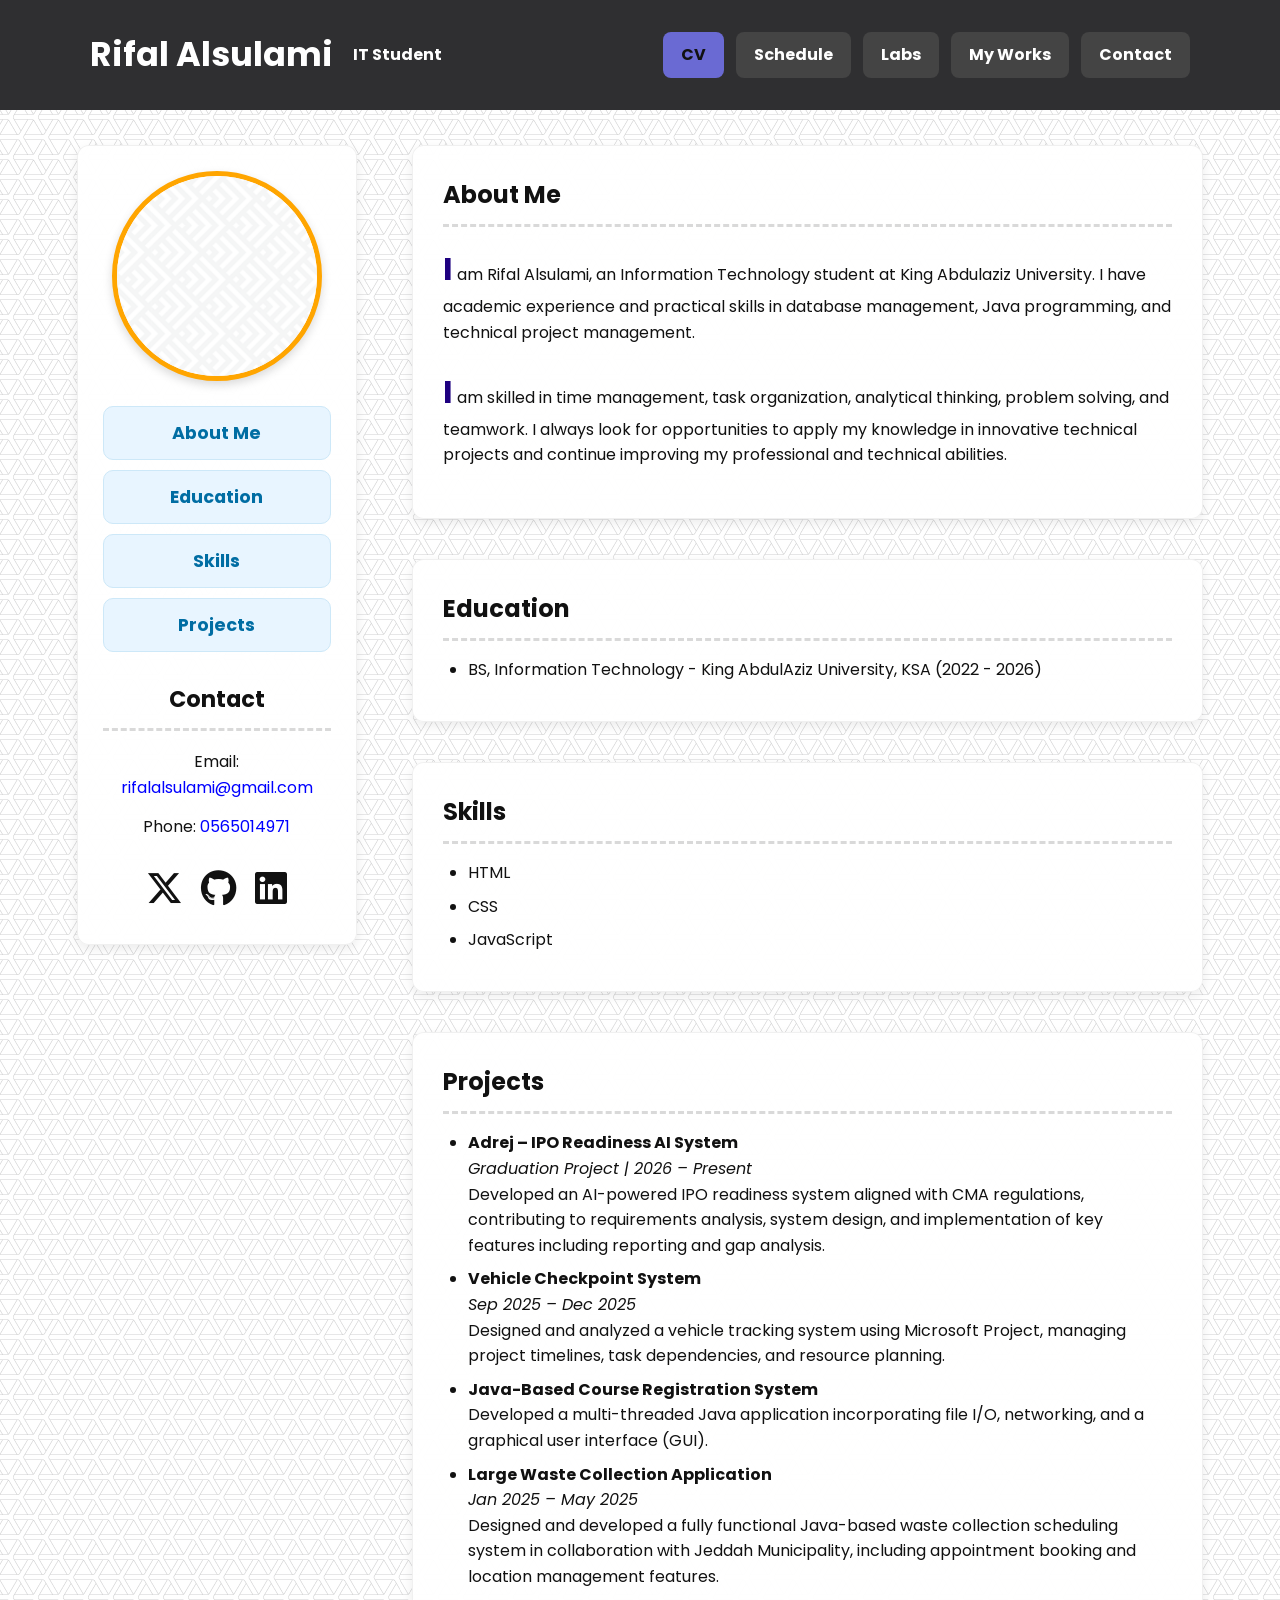
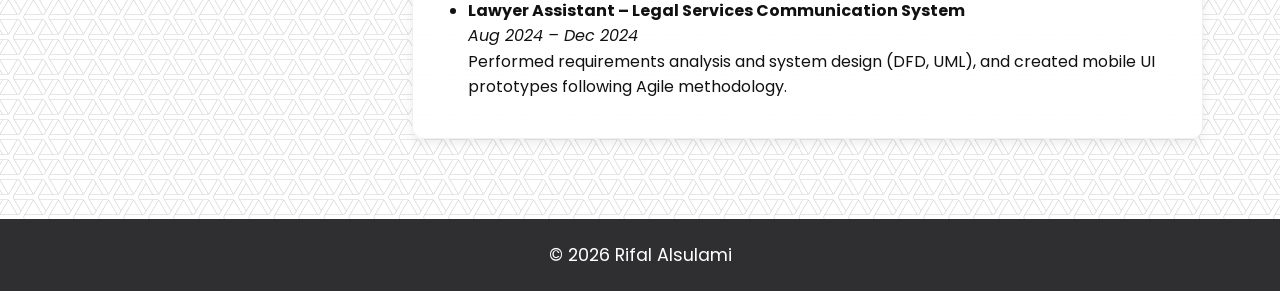
<file: index.html>
<!DOCTYPE html>
<html lang="en">
<head>
  <meta charset="UTF-8" />
  <meta name="viewport" content="width=device-width, initial-scale=1.0" />
  <title>Rifal Alsulami | CV</title>
  <link rel="stylesheet" href="style.css" />
  <link href="https://fonts.googleapis.com/css2?family=Poppins:wght@300;400;500;600&display=swap" rel="stylesheet">
  <link
    rel="stylesheet"
    href="https://cdnjs.cloudflare.com/ajax/libs/font-awesome/6.5.2/css/all.min.css"
  />
</head>
<body>

  <header class="top-header">
    <div class="header-left">
      <h1 class="site-name">Rifal Alsulami</h1>
      <span class="site-title">IT Student</span>
    </div>

     <nav class="top-nav">
      <a href="index.html" class="active">CV</a>
      <a href="schedule.html">Schedule</a>
      <a href="labs.html">Labs</a>
      <a href="myworks.html">My Works</a>
      <a href="contact.html">Contact</a>
    </nav>
  </header>

  <main class="home-layout">

    <aside class="sidebar">
      <img src="images/profile.PNG" alt="Rifal Alsulami" class="profile-image" />

      <div class="side-links">
        <a href="#about">About Me</a>
        <a href="#education">Education</a>
        <a href="#skills">Skills</a>
        <a href="#projects">Projects</a>

      </div>

      <section class="contact-box">
        <h2>Contact</h2>
        <p>Email: <a href="mailto:rifalalsulami@gmail.com">rifalalsulami@gmail.com</a></p>
        <p>Phone: <a href="tel:0565014971">0565014971</a></p>

        <div class="social-icons">
          <a href="https://x.com/reefal_15" target="_blank">
            <i class="fa-brands fa-x-twitter"></i>
          </a>

          <a href="https://github.com/RifalAlsulami" target="_blank">
            <i class="fa-brands fa-github"></i>
          </a>

          <a href="https://www.linkedin.com/in/rifal-alsulami-7318013b5" target="_blank">
            <i class="fa-brands fa-linkedin"></i>
          </a>
        </div>
      </section>
    </aside>

    <section class="content-area">

      <section id="about" class="content-section">
        <h2>About Me</h2>
        <p>
          I am Rifal Alsulami, an Information Technology student at King Abdulaziz University.
          I have academic experience and practical skills in database management, Java programming,
          and technical project management.
        </p>

        <p>
          I am skilled in time management, task organization, analytical thinking, problem solving,
          and teamwork. I always look for opportunities to apply my knowledge in innovative technical projects
          and continue improving my professional and technical abilities.
        </p>
      </section>

      <section id="education" class="content-section">
        <h2>Education</h2>
        <ul>
          <li>BS, Information Technology - King AbdulAziz University, KSA (2022 - 2026)</li>
        </ul>
      </section>

      <section id="skills" class="content-section">
        <h2>Skills</h2>
        <ul>
          <li>HTML</li>
          <li>CSS</li>
          <li>JavaScript</li>
        </ul>
      </section>

      <section id="projects" class="content-section">
  <h2>Projects</h2>

  <ul>
    <li>
      <strong>Adrej – IPO Readiness AI System</strong> <br>
      <em>Graduation Project | 2026 – Present</em><br>
      Developed an AI-powered IPO readiness system aligned with CMA regulations, contributing to requirements analysis, system design, and implementation of key features including reporting and gap analysis.
    </li>

    <li>
      <strong>Vehicle Checkpoint System</strong> <br>
      <em>Sep 2025 – Dec 2025</em><br>
      Designed and analyzed a vehicle tracking system using Microsoft Project, managing project timelines, task dependencies, and resource planning.
    </li>

    <li>
      <strong>Java-Based Course Registration System</strong> <br>
      Developed a multi-threaded Java application incorporating file I/O, networking, and a graphical user interface (GUI).
    </li>

    <li>
      <strong>Large Waste Collection Application</strong> <br>
      <em>Jan 2025 – May 2025</em><br>
      Designed and developed a fully functional Java-based waste collection scheduling system in collaboration with Jeddah Municipality, including appointment booking and location management features.
    </li>

    <li>
      <strong>Lawyer Assistant – Legal Services Communication System</strong> <br>
      <em>Aug 2024 – Dec 2024</em><br>
      Performed requirements analysis and system design (DFD, UML), and created mobile UI prototypes following Agile methodology.
    </li>
  </ul>
</section>

    </section>
  </main>

  <footer class="page-footer">
    <p>&copy; 2026 Rifal Alsulami</p>
  </footer>

</body>
</html>
</file>
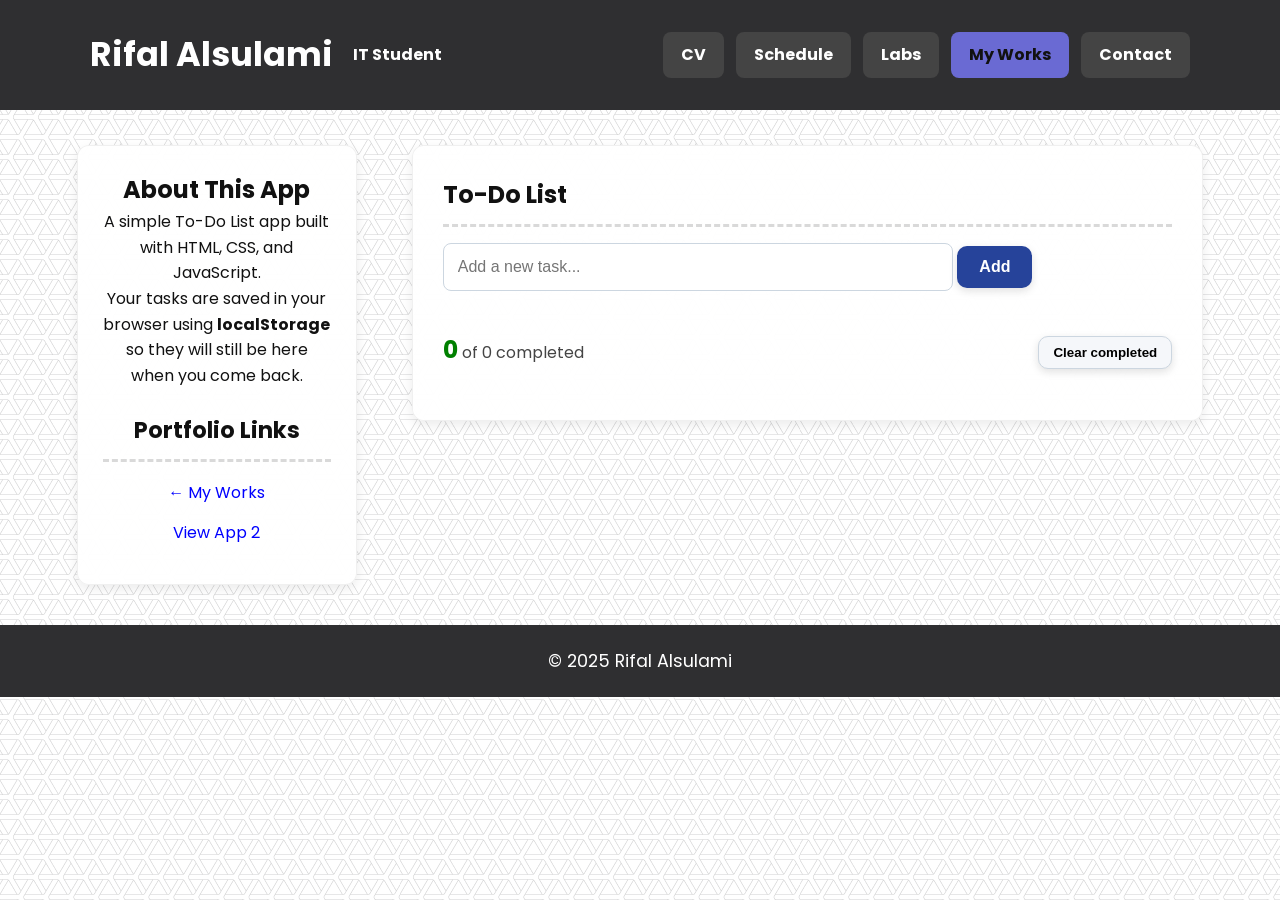
<file: app1.html>
<!DOCTYPE html>
<html lang="en">
<head>
  <meta charset="UTF-8" />
  <meta name="viewport" content="width=device-width, initial-scale=1.0"/>
  <title>To-Do List App</title>
  <link rel="stylesheet" href="style.css" />
  <link href="https://fonts.googleapis.com/css2?family=Poppins:wght@300;400;500;600&display=swap" rel="stylesheet">
</head>
<body>

<header class="top-header">
  <div class="header-left">
    <h1 class="site-name">Rifal Alsulami</h1>
    <span class="site-title">IT Student</span>
  </div>

  <nav class="top-nav">
    <a href="index.html">CV</a>
    <a href="schedule.html">Schedule</a>
    <a href="labs.html">Labs</a>
    <a href="myworks.html" class="active">My Works</a>
    <a href="contact.html">Contact</a>
  </nav>
</header>

<main class="home-layout">

  <aside class="sidebar">
    <h2>About This App</h2>
    <p>
      A simple To-Do List app built with HTML, CSS, and JavaScript.
    </p>

    <p>
      Your tasks are saved in your browser using <strong>localStorage</strong>
      so they will still be here when you come back.
    </p>

    <section class="contact-box">
      <h2>Portfolio Links</h2>
      <p><a href="myworks.html">← My Works</a></p>
      <p><a href="app2.html">View App 2</a></p>
    </section>
  </aside>

  <section class="content-area">
    <section class="content-section">
      <h2>To-Do List</h2>

      <input type="text" id="taskInput" placeholder="Add a new task..." />
      <button class="button" onclick="addTask()">Add</button>

      <ul id="taskList"></ul>

      <div class="task-footer">
        <p id="counter">0 of 0 completed</p>
        <button class="clear-btn" onclick="clearCompleted()">Clear completed</button>
      </div>
    </section>
  </section>

</main>

<footer class="page-footer">
  <p>&copy; 2025 Rifal Alsulami</p>
</footer>

<script>
let tasks = [];

window.onload = function(){
  const saved = localStorage.getItem("tasks");

  if(saved){
    tasks = JSON.parse(saved);
    renderTasks();
  }
};

function addTask(){
  const input = document.getElementById("taskInput");
  const text = input.value.trim();

  if(text === ""){
    alert("Please enter a task!");
    return;
  }

  tasks.push({
    text: text,
    done: false
  });

  input.value = "";

  saveTasks();
  renderTasks();
}

function renderTasks(){
  const list = document.getElementById("taskList");
  list.innerHTML = "";

  tasks.forEach((task, index) => {
    const li = document.createElement("li");

    if(task.done){
      li.classList.add("done");
    }

    const checkbox = document.createElement("input");
    checkbox.type = "checkbox";
    checkbox.checked = task.done;

    checkbox.onchange = function(){
      tasks[index].done = checkbox.checked;
      saveTasks();
      updateCount();
    };

    const span = document.createElement("span");
    span.textContent = task.text;

    const btn = document.createElement("button");
    btn.textContent = "×";

    btn.onclick = function(){
      tasks.splice(index, 1);
      saveTasks();
      renderTasks();
    };

    li.appendChild(checkbox);
    li.appendChild(span);
    li.appendChild(btn);

    list.appendChild(li);
  });

  updateCount();
}

function updateCount(){
  const total = tasks.length;
  const done = tasks.filter(t => t.done).length;

  document.getElementById("counter").textContent =
    done + " of " + total + " completed";
}

function clearCompleted(){
  tasks = tasks.filter(t => !t.done);
  saveTasks();
  renderTasks();
}

function saveTasks(){
  localStorage.setItem("tasks", JSON.stringify(tasks));
}
</script>

</body>
</html>
</file>
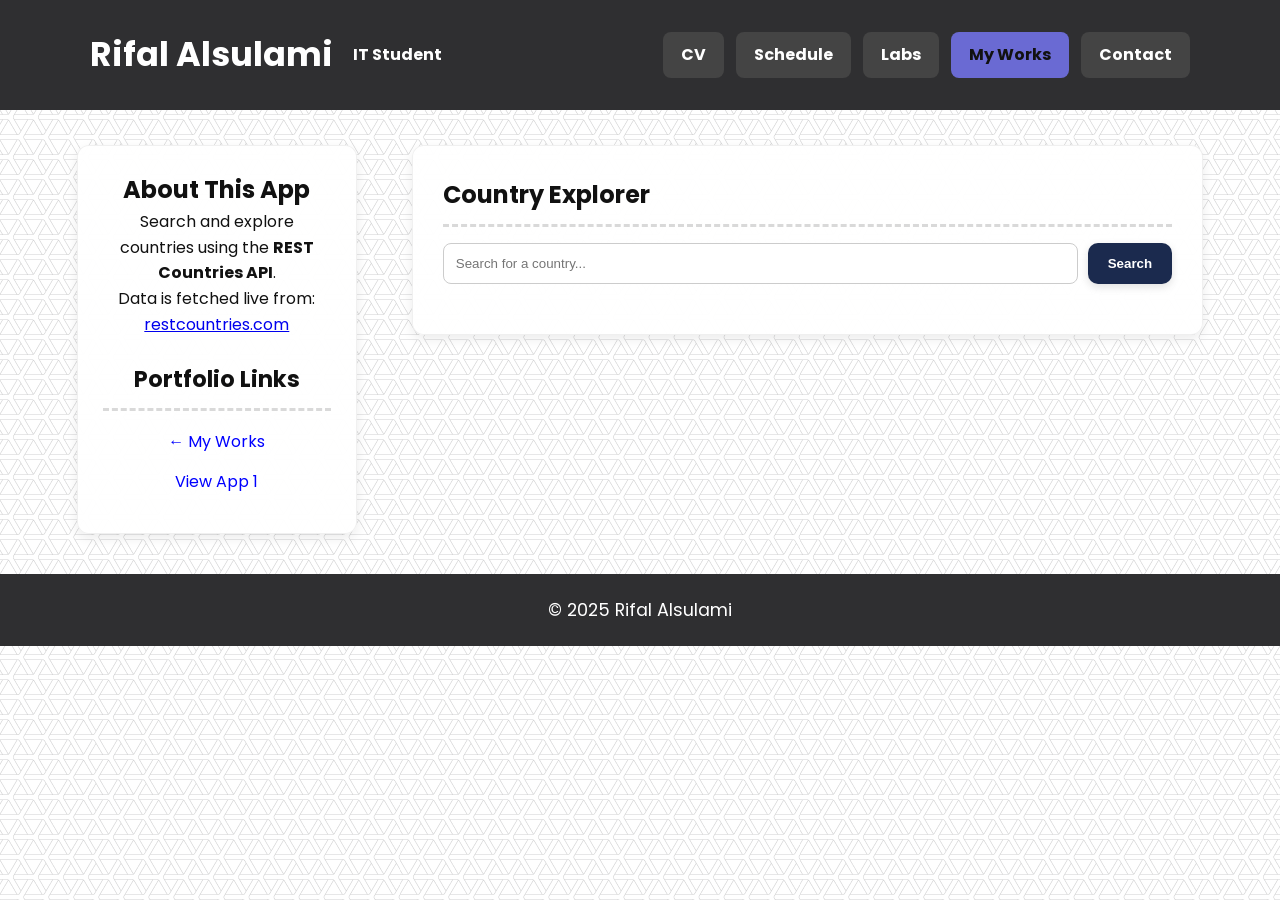
<file: app2.html>
<!DOCTYPE html>
<html lang="en">
<head>
  <meta charset="UTF-8" />
  <meta name="viewport" content="width=device-width, initial-scale=1.0" />
  <title>App 2 - Country Explorer</title>
  <link rel="stylesheet" href="style.css" />
  <link href="https://fonts.googleapis.com/css2?family=Poppins:wght@300;400;500;600&display=swap" rel="stylesheet">
</head>
<body>

<header class="top-header">
  <div class="header-left">
    <h1 class="site-name">Rifal Alsulami</h1>
    <span class="site-title">IT Student</span>
  </div>

  <nav class="top-nav">
    <a href="index.html">CV</a>
    <a href="schedule.html">Schedule</a>
    <a href="labs.html">Labs</a>
    <a href="myworks.html" class="active">My Works</a>
    <a href="contact.html">Contact</a>
  </nav>
</header>

<main class="home-layout">

  <aside class="sidebar">
    <h2>About This App</h2>
    <p>
      Search and explore countries using the <strong>REST Countries API</strong>.
    </p>

    <p>
      Data is fetched live from:
      <br>
      <a href="https://restcountries.com/" target="_blank">restcountries.com</a>
    </p>

    <section class="contact-box">
      <h2>Portfolio Links</h2>
      <p><a href="myworks.html">← My Works</a></p>
      <p><a href="app1.html">View App 1</a></p>
    </section>
  </aside>

  <section class="content-area">
    <section class="content-section">
      <h2>Country Explorer</h2>

      <div class="search-box">
        <input type="text" id="countryInput" placeholder="Search for a country..." />
        <button onclick="searchCountry()">Search</button>
      </div>

      <p id="message"></p>
      <div id="countriesContainer" class="countries-grid"></div>
    </section>
  </section>

</main>

<footer class="page-footer">
  <p>&copy; 2025 Rifal Alsulami</p>
</footer>

<script>
async function searchCountry() {
  const input = document.getElementById("countryInput");
  const countryName = input.value.trim();
  const message = document.getElementById("message");
  const container = document.getElementById("countriesContainer");

  container.innerHTML = "";

  if (countryName === "") {
    message.textContent = "Please enter a country name.";
    return;
  }

  message.textContent = "Loading...";

  try {
    const response = await fetch("https://restcountries.com/v3.1/name/" + countryName);

    if (!response.ok) {
      throw new Error("Country not found");
    }

    const countries = await response.json();
    message.textContent = countries.length + " result(s) found";

    countries.forEach(function(country) {
      const card = document.createElement("div");
      card.className = "country-card";

      card.innerHTML = `
        <img src="${country.flags.png}" alt="${country.name.common} flag">
        <h3>${country.name.common}</h3>

        <div class="country-info">
          🏛️ ${country.capital ? country.capital[0] : "N/A"} <br>
          🌍 ${country.region} <br>
          👥 ${country.population.toLocaleString()} <br>
          🗣️ ${country.languages ? Object.values(country.languages).join(", ") : "N/A"}
        </div>
      `;

      container.appendChild(card);
    });

  } catch (error) {
    message.textContent = "No country found. Try another name.";
  }
}

document.getElementById("countryInput").addEventListener("keydown", function(event) {
  if (event.key === "Enter") {
    searchCountry();
  }
});
</script>

</body>
</html>
</file>
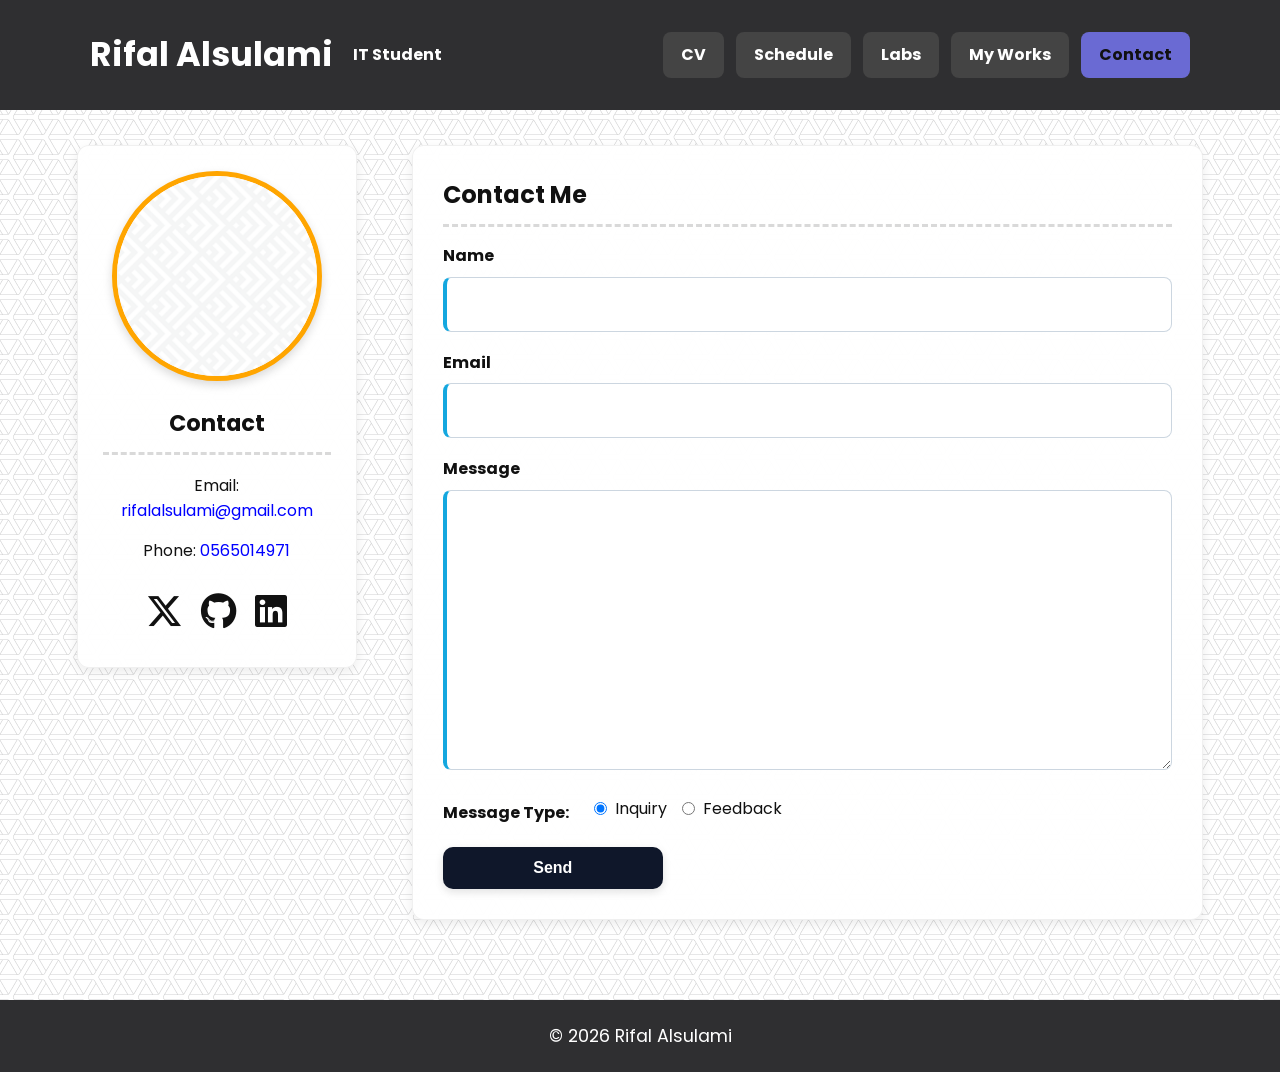
<file: contact.html>
<!DOCTYPE html>
<html lang="en">
<head>
  <meta charset="UTF-8" />
  <meta name="viewport" content="width=device-width, initial-scale=1.0" />
  <title>Rifal Alsulami | Contact</title>
  <link rel="stylesheet" href="style.css" />
  <link
    rel="stylesheet"
    href="https://cdnjs.cloudflare.com/ajax/libs/font-awesome/6.5.2/css/all.min.css"
  />
  <link href="https://fonts.googleapis.com/css2?family=Poppins:wght@300;400;500;600&display=swap" rel="stylesheet">
</head>
<body>

  <header class="top-header">
    <div class="header-left">
      <h1 class="site-name">Rifal Alsulami</h1>
      <span class="site-title">IT Student</span>
    </div>

    <nav class="top-nav">
      <a href="index.html">CV</a>
      <a href="schedule.html">Schedule</a>
      <a href="labs.html">Labs</a>
      <a href="myworks.html">My Works</a>
      <a href="contact.html" class="active">Contact</a>
    </nav>
  </header>

  <main class="home-layout">

    <!-- SIDEBAR -->
    <aside class="sidebar">
      <img src="images/profile.png" alt="Rifal Alsulami" class="profile-image" />

      <section class="contact-box">
        <h2>Contact</h2>

        <p>
          Email:
          <a href="mailto:rifalalsulami@gmail.com">
            rifalalsulami@gmail.com
          </a>
        </p>

        <p>
          Phone:
          <a href="tel:0565014971">
            0565014971
          </a>
        </p>

        <div class="social-icons">
          <a href="https://x.com/reefal_15" target="_blank">
            <i class="fa-brands fa-x-twitter"></i>
          </a>

          <a href="https://github.com/RifalAlsulami" target="_blank">
             <i class="fa-brands fa-github"></i>
          </a>


          <a href="https://www.linkedin.com/in/rifal-alsulami-7318013b5" target="_blank">
            <i class="fa-brands fa-linkedin"></i>
          </a>
        </div>
      </section>
    </aside>

    <!-- CONTENT -->
    <section class="content-area">
      <section class="content-section">
        <h2>Contact Me</h2>

        <!-- FIXED FORM -->
        <form class="contact-form" action="success.html" method="GET">

          <div>
            <label for="name">Name</label>
            <input type="text" id="name" name="name" required />
          </div>

          <div>
            <label for="email">Email</label>
            <input type="email" id="email" name="email" required />
          </div>

          <div>
            <label for="message">Message</label>
            <textarea id="message" name="message" rows="10" required></textarea>
          </div>

          <div class="radio-group">
            <span class="radio-title">Message Type:</span>

            <label>
              <input type="radio" name="type" value="Inquiry" checked />
              Inquiry
            </label>

            <label>
              <input type="radio" name="type" value="Feedback" />
              Feedback
            </label>
          </div>

          <button type="submit" class="button">Send</button>
        </form>

      </section>
    </section>

  </main>

  <footer class="page-footer">
    <p>&copy; 2026 Rifal Alsulami</p>
  </footer>

</body>
</html>
</file>
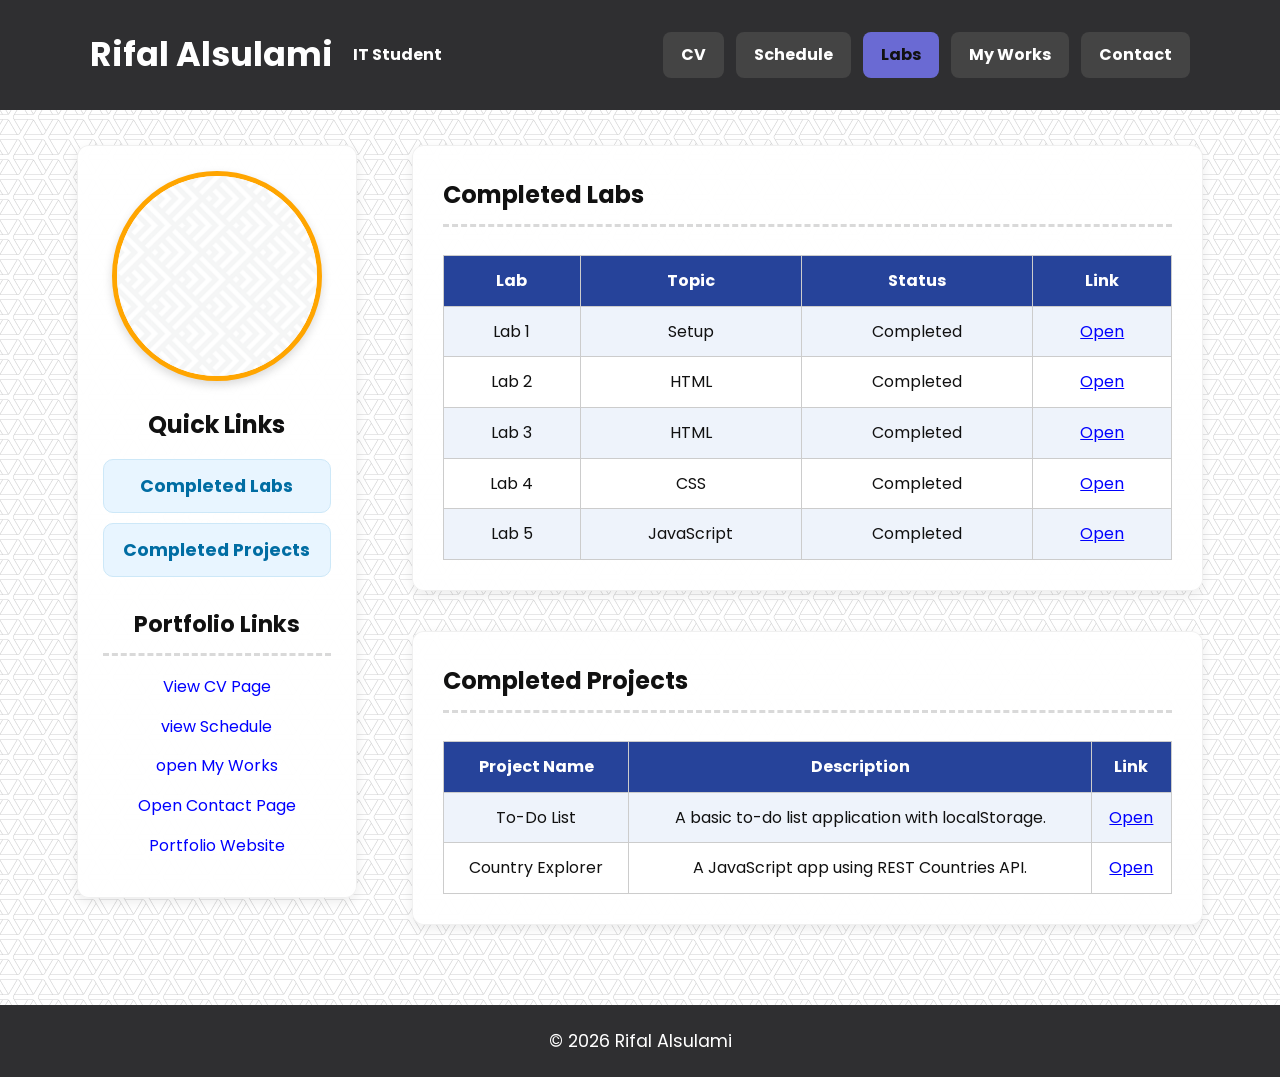
<file: labs.html>
<!DOCTYPE html>
<html lang="en">
<head>
  <meta charset="UTF-8" />
  <meta name="viewport" content="width=device-width, initial-scale=1.0" />
  <title>Rifal Alsulami | Labs</title>
  <link rel="stylesheet" href="style.css" />
  <link href="https://fonts.googleapis.com/css2?family=Poppins:wght@300;400;500;600&display=swap" rel="stylesheet">
</head>
<body>

<header class="top-header">
  <div class="header-left">
    <h1 class="site-name">Rifal Alsulami</h1>
    <span class="site-title">IT Student</span>
  </div>

  <nav class="top-nav">
    <a href="index.html">CV</a>
    <a href="schedule.html">Schedule</a>
    <a href="labs.html" class="active">Labs</a>
    <a href="myworks.html">My Works</a>
    <a href="contact.html">Contact</a>
  </nav>
</header>

<main class="home-layout">

  <aside class="sidebar">
    <img src="images/profile.PNG" alt="Rifal Alsulami" class="profile-image" />

    <h2>Quick Links</h2>

    <div class="side-links">
      <a href="#completed-labs">Completed Labs</a>
      <a href="#completed-projects">Completed Projects</a>
    </div>

    <section class="contact-box">
      <h2>Portfolio Links</h2>
      <p><a href="index.html">View CV Page</a></p>
      <p><a href="Schedule.html">view Schedule</a></p>
      <p><a href="myworks.html">open My Works</a></p>
      <p><a href="contact.html">Open Contact Page</a></p>
      <p><a href="https://rifalalsulami.github.io/" target="_blank">Portfolio Website</a></p>
    </section>
  </aside>

  <section class="content-area">

    <section id="completed-labs" class="content-section">
      <h2>Completed Labs</h2>

      <div class="table-wrapper">
        <table>
          <tr>
            <th>Lab</th>
            <th>Topic</th>
            <th>Status</th>
            <th>Link</th>
          </tr>

          <tr>
            <td>Lab 1</td>
            <td>Setup</td>
            <td>Completed</td>
            <td><a href="https://rifalalsulami.github.io/CPIT405_Lab1/" target="_blank">Open</a></td>
          </tr>

          <tr>
            <td>Lab 2</td>
            <td>HTML</td>
            <td>Completed</td>
            <td><a href="https://rifalalsulami.github.io/CPIT405_Lab2/" target="_blank">Open</a></td>
          </tr>

          <tr>
            <td>Lab 3</td>
            <td>HTML</td>
            <td>Completed</td>
            <td><a href="https://rifalalsulami.github.io/CPIT405_Lab3/" target="_blank">Open</a></td>
          </tr>

          <tr>
            <td>Lab 4</td>
            <td>CSS</td>
            <td>Completed</td>
            <td><a href="https://rifalalsulami.github.io/CPIT405_Lab4/" target="_blank">Open</a></td>
          </tr>

          <tr>
            <td>Lab 5</td>
            <td>JavaScript</td>
            <td>Completed</td>
            <td><a href="https://rifalalsulami.github.io/CPIT405_Lab5/" target="_blank">Open</a></td>
          </tr>
        </table>
      </div>
    </section>

    <section id="completed-projects" class="content-section">
      <h2>Completed Projects</h2>

      <div class="table-wrapper">
        <table>
          <tr>
            <th>Project Name</th>
            <th>Description</th>
            <th>Link</th>
          </tr>

          <tr>
            <td>To-Do List</td>
            <td>A basic to-do list application with localStorage.</td>
            <td><a href="app1.html">Open</a></td>
          </tr>

          <tr>
            <td>Country Explorer</td>
            <td>A JavaScript app using REST Countries API.</td>
            <td><a href="app2.html">Open</a></td>
          </tr>
        </table>
      </div>
    </section>

  </section>

</main>

<footer class="page-footer">
  <p>&copy; 2026 Rifal Alsulami</p>
</footer>

</body>
</html>
</file>
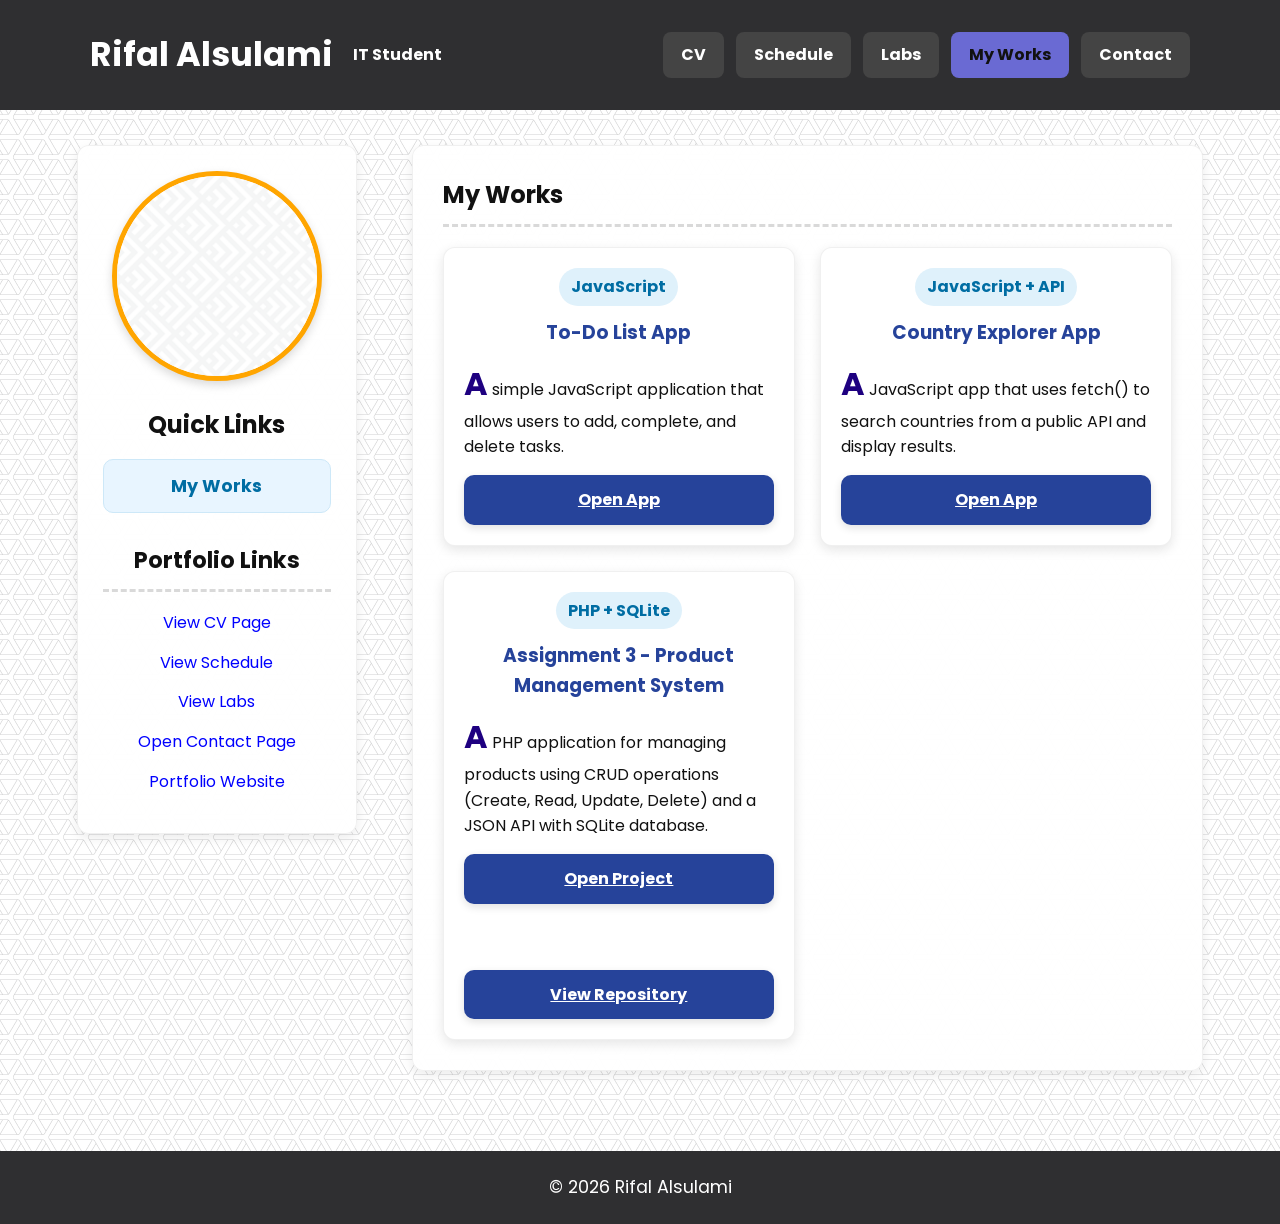
<file: myworks.html>
<!DOCTYPE html>
<html lang="en">
<head>
  <meta charset="UTF-8" />
  <meta name="viewport" content="width=device-width, initial-scale=1.0" />
  <title>Rifal Alsulami | My Works</title>
  <link rel="stylesheet" href="style.css" />
  <link href="https://fonts.googleapis.com/css2?family=Poppins:wght@300;400;500;600&display=swap" rel="stylesheet">
</head>
<body>

  <header class="top-header">
    <div class="header-left">
      <h1 class="site-name">Rifal Alsulami</h1>
      <span class="site-title">IT Student</span>
    </div>

    <nav class="top-nav">
      <a href="index.html">CV</a>
      <a href="schedule.html">Schedule</a>
      <a href="labs.html">Labs</a>
      <a href="myworks.html" class="active">My Works</a>
      <a href="contact.html">Contact</a>
    </nav>
  </header>

  <main class="home-layout">

    <aside class="sidebar">
      <img src="images/profile.PNG" alt="Rifal Alsulami" class="profile-image" />

      <h2>Quick Links</h2>
      <div class="side-links">
        <a href="myworks.html">My Works</a>
      </div>

      <section class="contact-box">
        <h2>Portfolio Links</h2>
        <p><a href="index.html">View CV Page</a></p>
        <p><a href="schedule.html">View Schedule</a></p>
        <p><a href="labs.html">View Labs</a></p>
        <p><a href="contact.html">Open Contact Page</a></p>
        <p><a href="https://rifalalsulami.github.io/" target="_blank">Portfolio Website</a></p>
      </section>
    </aside>

    <section class="content-area">
      <section class="content-section">
        <h2>My Works</h2>

        <div class="works-grid">

          <div class="work-card">
            <span class="tag">JavaScript</span>
            <h3>To-Do List App</h3>
            <p>
              A simple JavaScript application that allows users to add, complete,
              and delete tasks.
            </p>
            <a href="app1.html" class="button">Open App</a>
          </div>

          <div class="work-card">
            <span class="tag">JavaScript + API</span>
            <h3>Country Explorer App</h3>
            <p>
              A JavaScript app that uses fetch() to search countries from a
              public API and display results.
            </p>
            <a href="app2.html" class="button">Open App</a>
          </div>

          <!-- Assignment 3 -->

          <div class="work-card">
            <span class="tag">PHP + SQLite</span>

            <h3>Assignment 3 - Product Management System</h3>

            <p>
              A PHP application for managing products using CRUD operations
              (Create, Read, Update, Delete) and a JSON API with SQLite database.
            </p>

            <a href="https://cpit405project.great-site.net"
               target="_blank"
               class="button">
               Open Project
            </a>

            <br><br>

            <a href="https://github.com/rifalalsulami/CPIT405_assignment_3"
               target="_blank"
               class="button">
               View Repository
            </a>

          </div>

        </div>

      </section>
    </section>

  </main>

  <footer class="page-footer">
    <p>&copy; 2026 Rifal Alsulami</p>
  </footer>

</body>
</html>
</file>
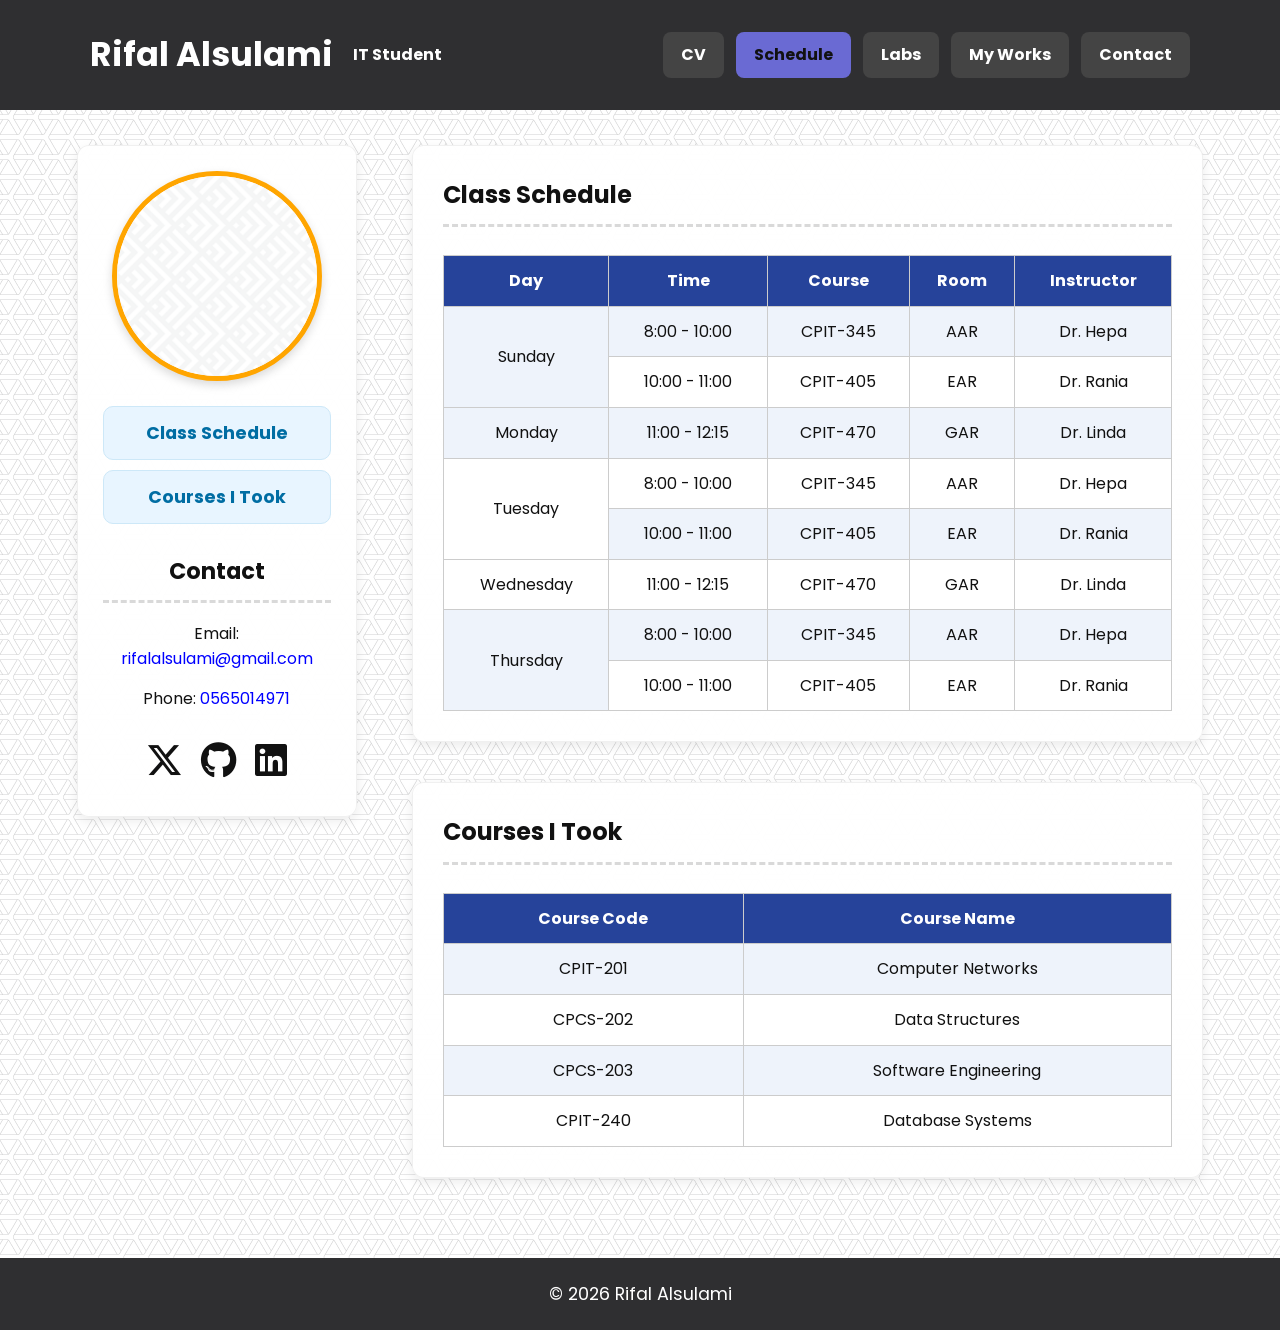
<file: schedule.html>
<!DOCTYPE html>
<html lang="en">
<head>
  <meta charset="UTF-8" />
  <meta name="viewport" content="width=device-width, initial-scale=1.0" />
  <title>Rifal Alsulami | Schedule</title>
  <link rel="stylesheet" href="style.css" />
  <link
    rel="stylesheet"
    href="https://cdnjs.cloudflare.com/ajax/libs/font-awesome/6.5.2/css/all.min.css"
  />
  <link href="https://fonts.googleapis.com/css2?family=Poppins:wght@300;400;500;600&display=swap" rel="stylesheet">
</head>
<body>

  <header class="top-header">
    <div class="header-left">
      <h1 class="site-name">Rifal Alsulami</h1>
      <span class="site-title">IT Student</span>
    </div>

     <nav class="top-nav">
      <a href="index.html">CV</a>
      <a href="schedule.html" class="active">Schedule</a>
      <a href="labs.html">Labs</a>
      <a href="myworks.html">My Works</a>
      <a href="contact.html">Contact</a>
    </nav>
  </header>

  <main class="home-layout">

    <aside class="sidebar">
      <img src="images/profile.png" alt="Rifal Alsulami" class="profile-image" />

    <div class="side-links">
  <a href="#schedule">Class Schedule</a>
  <a href="#courses">Courses I Took</a>
    </div>


      <section class="contact-box">
        <h2>Contact</h2>
        <p>Email: <a href="mailto:rifalalsulami@gmail.com">rifalalsulami@gmail.com</a></p>
        <p>Phone: <a href="tel:0565014971">0565014971</a></p>

        <div class="social-icons">
          <a href="https://x.com/reefal_15" target="_blank">
            <i class="fa-brands fa-x-twitter"></i>
          </a>

          <a href="https://github.com/RifalAlsulami" target="_blank">
            <i class="fa-brands fa-github"></i>
          </a>
          <a href="https://www.linkedin.com/in/rifal-alsulami-7318013b5" target="_blank">
            <i class="fa-brands fa-linkedin"></i>
          </a>
        </div>
      </section>
    </aside>

    <section class="content-area">

      <section class="content-section">
       <h2 id="schedule">Class Schedule</h2>
        <div class="table-wrapper">
          <table>
            <tr>
              <th>Day</th>
              <th>Time</th>
              <th>Course</th>
              <th>Room</th>
              <th>Instructor</th>
            </tr>

            <tr>
              <td rowspan="2">Sunday</td>
              <td>8:00 - 10:00</td>
              <td>CPIT-345</td>
              <td>AAR</td>
              <td>Dr. Hepa</td>
            </tr>
            <tr>
              <td>10:00 - 11:00</td>
              <td>CPIT-405</td>
              <td>EAR</td>
              <td>Dr. Rania</td>
            </tr>

            <tr>
              <td>Monday</td>
              <td>11:00 - 12:15</td>
              <td>CPIT-470</td>
              <td>GAR</td>
              <td>Dr. Linda</td>
            </tr>

            <tr>
              <td rowspan="2">Tuesday</td>
              <td>8:00 - 10:00</td>
              <td>CPIT-345</td>
              <td>AAR</td>
              <td>Dr. Hepa</td>
            </tr>
            <tr>
              <td>10:00 - 11:00</td>
              <td>CPIT-405</td>
              <td>EAR</td>
              <td>Dr. Rania</td>
            </tr>

            <tr>
              <td>Wednesday</td>
              <td>11:00 - 12:15</td>
              <td>CPIT-470</td>
              <td>GAR</td>
              <td>Dr. Linda</td>
            </tr>

            <tr>
              <td rowspan="2">Thursday</td>
              <td>8:00 - 10:00</td>
              <td>CPIT-345</td>
              <td>AAR</td>
              <td>Dr. Hepa</td>
            </tr>
            <tr>
              <td>10:00 - 11:00</td>
              <td>CPIT-405</td>
              <td>EAR</td>
              <td>Dr. Rania</td>
            </tr>
          </table>
        </div>
      </section>

      <section class="content-section">
        <h2 id="courses">Courses I Took</h2>
<div class="table-wrapper">

<table>

<tr>
<th>Course Code</th>
<th>Course Name</th>
</tr>

<tr>
<td>CPIT-201</td>
<td>Computer Networks</td>
</tr>

<tr>
<td>CPCS-202</td>
<td>Data Structures</td>
</tr>

<tr>
<td>CPCS-203</td>
<td>Software Engineering</td>
</tr>

<tr>
<td>CPIT-240</td>
<td>Database Systems</td>
</tr>

</table>

</div>
      </section>

    </section>
  </main>

  <footer class="page-footer">
    <p>&copy; 2026 Rifal Alsulami</p>
  </footer>

</body>
</html>
</file>
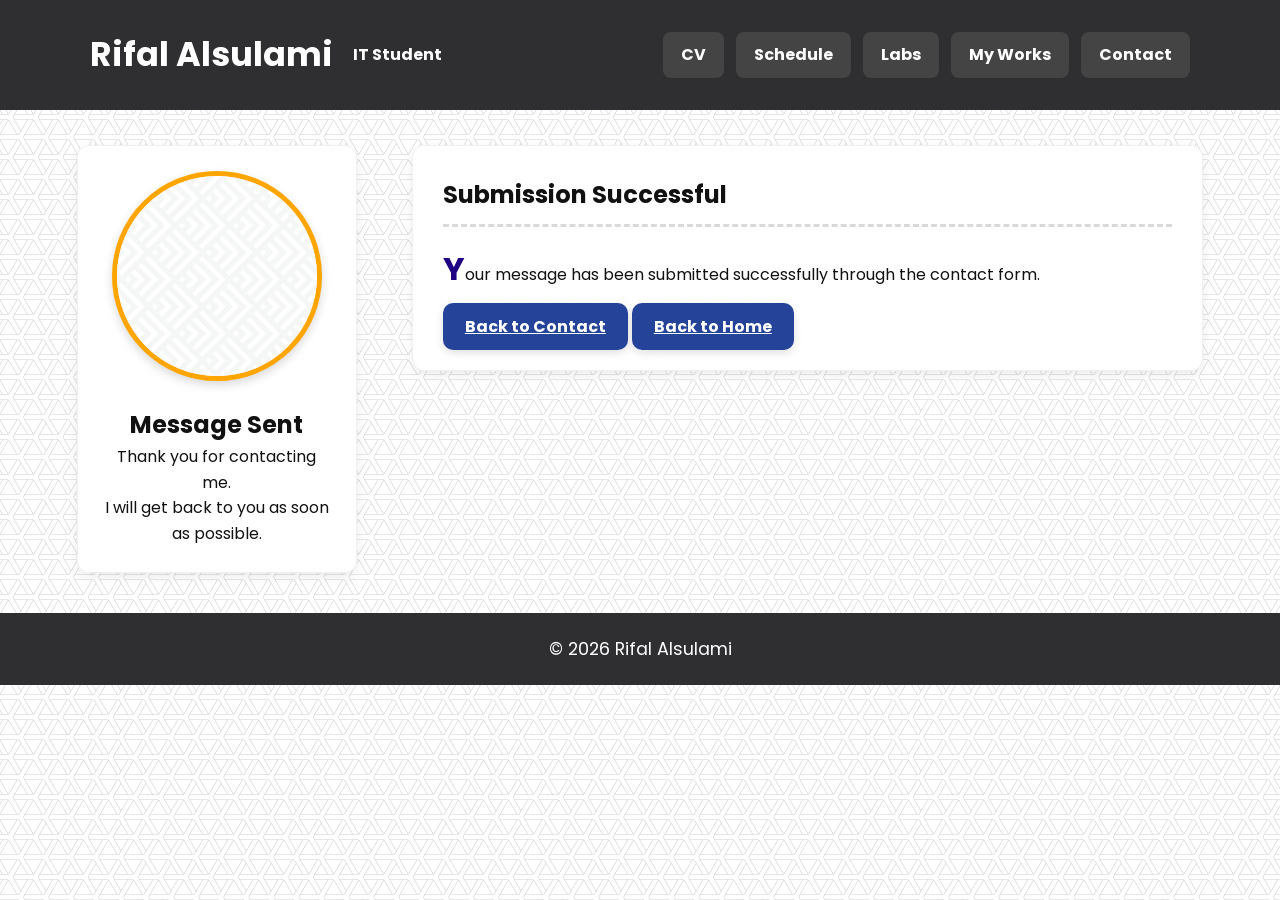
<file: success.html>
<!DOCTYPE html>
<html lang="en">
<head>
  <meta charset="UTF-8" />
  <meta name="viewport" content="width=device-width, initial-scale=1.0"/>
  <title>Submission Successful</title>
  <link rel="stylesheet" href="style.css" />
  <link href="https://fonts.googleapis.com/css2?family=Poppins:wght@300;400;500;600&display=swap" rel="stylesheet">
</head>
<body>

<header class="top-header">
  <div class="header-left">
    <h1 class="site-name">Rifal Alsulami</h1>
    <span class="site-title">IT Student</span>
  </div>

  <nav class="top-nav">
    <a href="index.html">CV</a>
    <a href="schedule.html">Schedule</a>
    <a href="labs.html">Labs</a>
    <a href="myworks.html">My Works</a>
    <a href="contact.html">Contact</a>
  </nav>
</header>

<main class="home-layout">

  <!-- SIDEBAR (نفس الدكتور) -->
  <aside class="sidebar">
    <img src="images/profile.png" class="profile-image" />

    <h2>Message Sent</h2>

    <p>Thank you for contacting me.</p>
    <p>I will get back to you as soon as possible.</p>
  </aside>

  <!-- CONTENT -->
  <section class="content-area">
    <section class="content-section">

      <h2>Submission Successful</h2>

      <p>Your message has been submitted successfully through the contact form.</p>

      <div style="margin-top:20px;">
        <a href="contact.html" class="button">Back to Contact</a>
        <a href="index.html" class="button">Back to Home</a>
      </div>

    </section>
  </section>

</main>

<footer class="page-footer">
  <p>&copy; 2026 Rifal Alsulami</p>
</footer>

</body>
</html>
</file>
<file: style.css>
/* Reset */

*{
margin:0;
padding:0;
box-sizing:border-box;
}

html{
scroll-behavior:smooth;
}

body{
font-family: 'Poppins', 'Segoe UI', sans-serif;
background-image:url("images/background.png");
background-repeat:repeat;
background-size:auto;
color:#111;
line-height:1.6;
}

/* Header */

.top-header {
  background: #2f2f31;
  color: white;
  display: flex;
  justify-content: space-between;
  align-items: center;
  padding: 28px 90px;
  flex-wrap: wrap;
  gap: 20px;

  position: sticky;
  top: 0;
  z-index: 1000;
}

.header-left{
display:flex;
align-items:center;
gap:20px;
flex-wrap:wrap;
}

.site-name{
font-size:2.1rem;
font-weight:bold;
}

.site-title{
font-size:1rem;
font-weight:bold;
}

.top-nav{
background:#444;
padding:16px 26px;
display:flex;
gap:35px;
flex-wrap:wrap;
}

.top-nav a{
color:white;
text-decoration:none;
font-size:1rem;
transition:0.3s;
}

.top-nav a:hover{
color:#9fd36a;
}

/* Layout */

.home-layout{
width:88%;
margin:35px auto;
display:flex;
gap:55px;
align-items:flex-start;
}

/* Sidebar */

.sidebar{
width:280px;
flex-shrink:0;
text-align:center;
background: rgba(255,255,255,0.95);
padding: 25px;
border-radius: 12px;
box-shadow: 0 4px 12px rgba(0,0,0,0.08);
}

/* Profile Image */

.profile-image{
width:210px;
height:210px;
object-fit:cover;
object-position:center;
border-radius:50%;
border:5px solid orange;
display:block;
margin:0 auto 25px;
box-shadow:0 4px 10px rgba(0,0,0,0.15);
background:white;

animation:borderColorChange 5s infinite linear;
}

/* Animation */

@keyframes borderColorChange{

0%{
border-color:orange;
}

20%{
border-color:green;
}

40%{
border-color:blue;
}

60%{
border-color:red;
}

80%{
border-color:purple;
}

100%{
border-color:orange;
}

}

/* Sidebar Links */

.side-links{
display:flex;
flex-direction:column;
gap:10px;
margin-bottom:40px;
}

.side-links a{
color:#2f8f2f;
text-decoration:none;
font-size:1.1rem;
transition:0.3s;
}

.side-links a:hover{
color:#1f5f1f;
text-decoration:underline;
}

/* Contact Box */

.contact-box{
margin-top:25px;
}

.contact-box h2{
font-size:1.4rem;
margin-bottom:18px;
border-bottom:3px dashed #d9d9d9;
padding-bottom:10px;
}

.contact-box p{
margin-bottom:14px;
font-size:1rem;
}

.contact-box a{
color:blue;
text-decoration:none;
}

.contact-box a:hover{
text-decoration:underline;
}

/* Social Icons */

.social-icons{
margin-top:20px;
display:flex;
justify-content:center;
gap:18px;
}

.social-icons a{
font-size:2.3rem;
color:#111;
transition:0.3s;
}

.social-icons a:hover{
transform:scale(1.1);
color:#2f8f2f;
}

/* Content */

.content-area{
flex:1;
min-width:0;
}

.content-section{
margin-bottom:40px;
background: rgba(255,255,255,0.95);
padding: 30px;
border-radius: 12px;
box-shadow: 0 4px 12px rgba(0,0,0,0.08);
}

.content-section h2{
font-size:1.5rem;
margin-bottom:16px;
border-bottom:3px dashed #d9d9d9;
padding-bottom:10px;
}

.content-section p{
font-size:1rem;
margin-bottom:20px;
text-align:left;
}

.content-section p::first-letter{
font-size:2rem;
font-weight:bold;
color:rgb(30, 0, 128);
}

.content-section ul{
padding-left:25px;
}

.content-section li{
margin-bottom:8px;
font-size:1rem;
}

/* Tables */

.table-wrapper{
overflow-x:auto;
}

table{
width:100%;
border-collapse:collapse;
margin-top:12px;
background:rgba(255,255,255,0.95);
}

th,td{
border:1px solid #ccc;
padding:12px;
text-align:center;
}

th{
background:#26439a;
color:white;
}

tr:nth-child(even){
background:#eef3fb;
}

tr:hover{
background:#dbe6f8;
}

/* Form */

.contact-form{
max-width:100%;
}

.contact-form div{
margin-bottom:18px;
}

.contact-form label{
display:block;
margin-bottom:8px;
font-weight:bold;
}

.contact-form input,
.contact-form textarea{
width:100%;
padding:14px;
border:1px solid #ccd6e0;
border-left:4px solid #14a7df;
border-radius:8px;
font-family: 'Poppins', 'Segoe UI', sans-serif;
font-size:1rem;
background:white;
}

.contact-form textarea{
resize:vertical;
}

.radio-group{
display:flex;
align-items:center;
gap:15px;
flex-wrap:wrap;
margin-top:15px;
}

.radio-group label{
display:flex;
align-items:center;
gap:8px;
font-weight:normal;
}

.radio-title{
font-weight:bold;
margin-right:10px;
}

/* Button */

.button{
background:#26439a;
color:white;
border:none;
padding:12px 22px;
font-size:1rem;
cursor:pointer;
transition:0.3s;
border-radius:8px;
font-weight:bold;
}

.button:hover{
background:#1c3278;
}

.contact-form .button{
background:#0f172a;
width:220px;
}

/* Footer */

.page-footer{
background:#2f2f31;
color:white;
text-align:center;
padding:22px;
margin-top:40px;
font-size:1.1rem;
}

/* My Works Page */

.works-grid{
display:grid;
grid-template-columns:repeat(auto-fit, minmax(250px,1fr));
gap:25px;
margin-top:20px;
}

.work-card{
background:white;
padding:20px;
border-radius:12px;
box-shadow:0 4px 12px rgba(0,0,0,0.1);
transition:0.3s;
text-align:center;
}

.work-card:hover{
transform:translateY(-5px);
}

.work-card h3{
margin-bottom:10px;
color:#26439a;
}

.work-card p{
margin-bottom:15px;
}

.tag{
display:inline-block;
background:#dff1fb;
color:#006da3;
padding:6px 12px;
border-radius:20px;
font-weight:bold;
margin-bottom:12px;
}

.work-card .button{
display:block;
width:100%;
margin-top:15px;
}

/* App 1 - To Do List */

#taskInput{
width:70%;
max-width:650px;
padding:14px;
border:1px solid #ccd6e0;
border-radius:8px;
font-size:1rem;
}

#taskList{
list-style:none;
padding:0;
margin-top:25px;
max-width:760px;
}

#taskList li{
background:#f8fbff;
border:1px solid #d6e6f5;
border-radius:10px;
padding:14px 18px;
margin-bottom:12px;
display:flex;
align-items:center;
gap:15px;
justify-content:space-between;
}

#taskList li span{
flex:1;
}

#taskList input[type="checkbox"]{
width:18px;
height:18px;
}

#taskList button{
background:transparent;
border:none;
color:red;
font-size:20px;
cursor:pointer;
}

.task-footer{
display:flex;
justify-content:space-between;
align-items:center;
margin-top:20px;
}

#counter{
font-size:1rem;
color:#444;
margin-top:15px;
}

#counter::first-letter{
font-size:1.5rem;
font-weight:bold;
color:green;
}

.clear-btn{
background:#f5f7fa;
border:1px solid #ccd6e0;
padding:8px 14px;
border-radius:8px;
cursor:pointer;
transition:0.3s;
}

.clear-btn:hover{
background:#e3eaf3;
}

/* App 2 - Countries */

.search-box{
display:flex;
gap:10px;
margin-bottom:20px;
}

.search-box input{
flex:1;
padding:12px;
border-radius:8px;
border:1px solid #ccc;
}

.search-box button{
padding:12px 20px;
border:none;
border-radius:8px;
background:#1b2a4e;
color:white;
font-weight:bold;
cursor:pointer;
}

.countries-grid{
display:grid;
grid-template-columns:repeat(auto-fit, minmax(250px,1fr));
gap:20px;
margin-top:20px;
}

.country-card{
background:#f8f9fb;
padding:15px;
border-radius:12px;
text-align:center;
box-shadow:0 2px 8px rgba(0,0,0,0.08);
transition:0.3s;
}

.country-card:hover{
transform:translateY(-5px);
}

.country-card img{
width:100%;
height:120px;
object-fit:contain;
border-radius:8px;
margin-bottom:10px;
background:#f5f5f5;
}

.country-card h3{
color:#26439a;
margin:10px 0;
}

.country-info{
font-size:14px;
color:#555;
line-height:1.8;
}

/* Responsive */

@media(max-width:900px){

.home-layout{
flex-direction:column;
width:92%;
}

.sidebar{
width:100%;
}

.top-header{
padding:25px 30px;
}

.top-nav{
width:100%;
justify-content:center;
}

.header-left{
width:100%;
justify-content:center;
}

#taskInput{
width:100%;
}

.task-footer{
flex-direction:column;
align-items:flex-start;
gap:10px;
}

.search-box{
flex-direction:column;
}

}

/* Final UI polish */

/* Header navigation as buttons */
.top-nav{
  background: transparent;
  padding: 0;
  gap: 12px;
}

.top-nav a{
  background: #444;
  color: white;
  padding: 10px 18px;
  border-radius: 8px;
  text-decoration: none;
  font-weight: bold;
}

.top-nav a:hover{
  background: #6a82d3;
  color: #111;
  transform: translateY(-2px);
}

/* Sidebar buttons */
.side-links{
  margin-top: 15px;
  margin-bottom: 30px;
}

.side-links a{
  display: block;
  background: #e8f5ff;
  color: #006da3;
  padding: 12px 15px;
  border-radius: 10px;
  font-weight: bold;
  text-decoration: none;
  border: 1px solid #cde8f8;
}

.side-links a:hover{
  background: #cfeeff;
  color: #004b73;
  text-decoration: none;
  transform: translateX(4px);
}

/* Portfolio links as small buttons */
.contact-box p a{
  background: none;
  padding: 0;
  border: none;
  color: blue;
  display: inline;
}

.contact-box p a:hover{
  background: #e4ecf7;
  color: #1c3278;
  text-decoration: none;
}

/* Main buttons */
.button,
.search-box button,
.clear-btn{
  border-radius: 10px;
  font-weight: bold;
  box-shadow: 0 3px 8px rgba(0,0,0,0.12);
}

.button:hover,
.search-box button:hover,
.clear-btn:hover{
  transform: translateY(-2px);
}

/* Table open links as buttons */
td a{
  background: none;
  color: blue;
  padding: 0;
  border-radius: 0;
  display: inline;
  text-decoration: underline;
}

td a:hover{
  color: darkblue;
}

/* Cards cleaner */
.content-section,
.sidebar,
.work-card,
.country-card{
  border: 1px solid rgba(0,0,0,0.06);
}

.top-nav a.active{
  background:#6a6ad3;
  color:#111;
}
</file>
